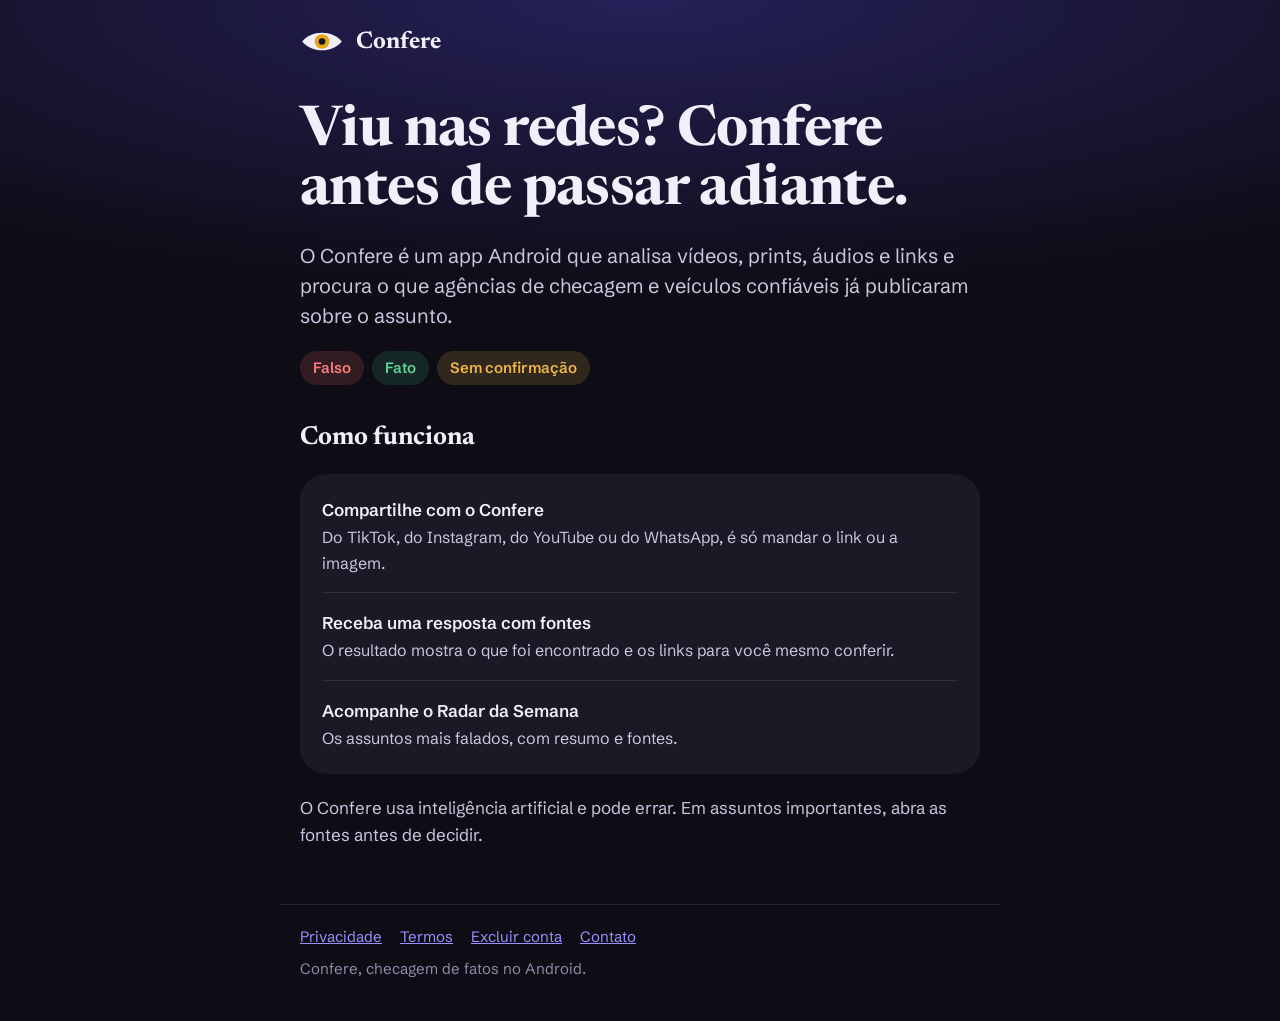
<file: index.html>
<!doctype html>
<html lang="pt-BR">
<head>
<meta charset="utf-8">
<meta name="viewport" content="width=device-width,initial-scale=1">
<title>Confere</title>
<meta name="description" content="Confira vídeos, prints e links antes de passar adiante.">
<link rel="preconnect" href="https://fonts.googleapis.com">
<link href="https://fonts.googleapis.com/css2?family=Newsreader:opsz,wght@6..72,400;6..72,700&family=Schibsted+Grotesk:wght@400;600&display=swap" rel="stylesheet">
<link rel="stylesheet" href="style.css">
</head>
<body>
<header><a class="brand" href="./"><svg viewBox="0 0 120 72" aria-hidden="true"><path d="M6 36C30 4 90 4 114 36 90 68 30 68 6 36Z" fill="#F1F0FA"/><circle cx="60" cy="36" r="20" fill="#E9A514"/><circle cx="60" cy="36" r="9" fill="#12131B"/></svg>Confere</a></header>
<main>
<h1>Viu nas redes? Confere antes de passar adiante.</h1>
<p class="lead">O Confere é um app Android que analisa vídeos, prints, áudios e links e procura o que agências de checagem e veículos confiáveis já publicaram sobre o assunto.</p>
<div class="verdicts"><span class="v-false">Falso</span><span class="v-true">Fato</span><span class="v-open">Sem confirmação</span></div>
<h2>Como funciona</h2>
<div class="group">
<div><h3>Compartilhe com o Confere</h3><p>Do TikTok, do Instagram, do YouTube ou do WhatsApp, é só mandar o link ou a imagem.</p></div>
<div><h3>Receba uma resposta com fontes</h3><p>O resultado mostra o que foi encontrado e os links para você mesmo conferir.</p></div>
<div><h3>Acompanhe o Radar da Semana</h3><p>Os assuntos mais falados, com resumo e fontes.</p></div>
</div>
<p>O Confere usa inteligência artificial e pode errar. Em assuntos importantes, abra as fontes antes de decidir.</p>
</main>
<footer><nav><a href="privacidade.html">Privacidade</a><a href="termos.html">Termos</a><a href="excluir-conta.html">Excluir conta</a><a href="mailto:investlevelofficial@gmail.com">Contato</a></nav>Confere, checagem de fatos no Android.</footer>
</body>
</html>
</file>
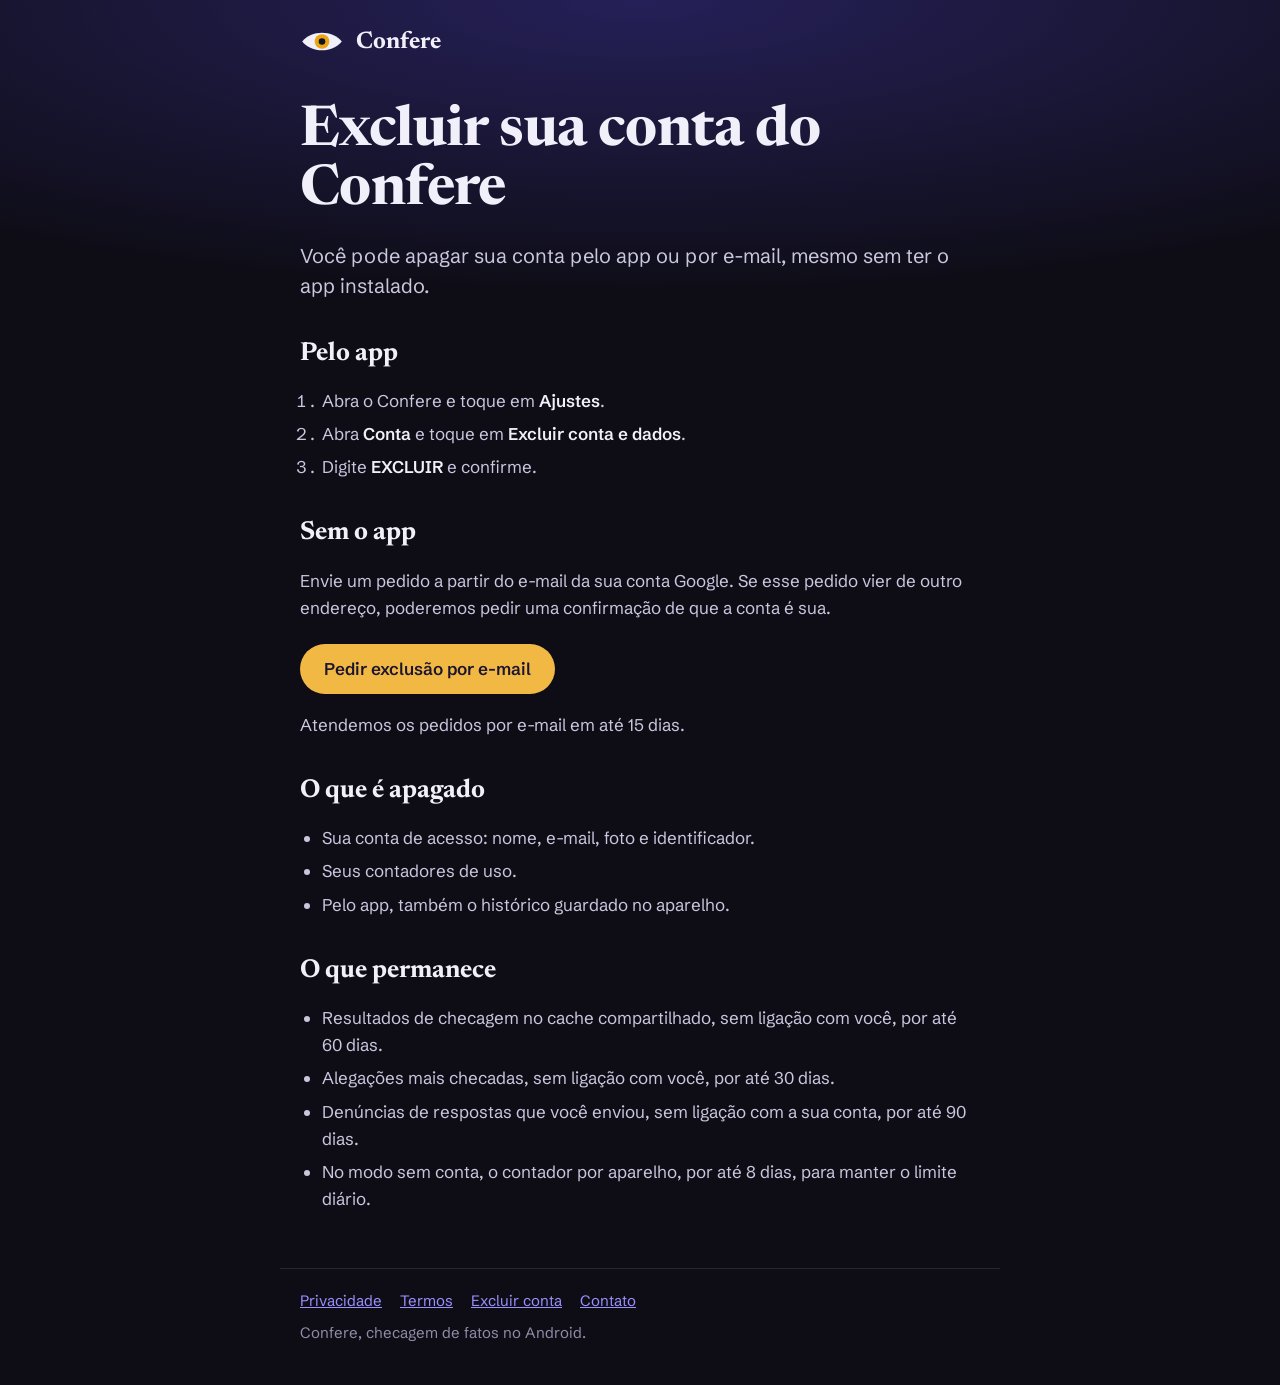
<file: excluir-conta.html>
<!doctype html>
<html lang="pt-BR">
<head>
<meta charset="utf-8">
<meta name="viewport" content="width=device-width,initial-scale=1">
<title>Excluir conta do Confere</title>
<meta name="description" content="Como excluir sua conta do Confere e quais dados são apagados.">
<link rel="preconnect" href="https://fonts.googleapis.com">
<link href="https://fonts.googleapis.com/css2?family=Newsreader:opsz,wght@6..72,400;6..72,700&family=Schibsted+Grotesk:wght@400;600&display=swap" rel="stylesheet">
<link rel="stylesheet" href="style.css">
</head>
<body>
<header><a class="brand" href="./"><svg viewBox="0 0 120 72" aria-hidden="true"><path d="M6 36C30 4 90 4 114 36 90 68 30 68 6 36Z" fill="#F1F0FA"/><circle cx="60" cy="36" r="20" fill="#E9A514"/><circle cx="60" cy="36" r="9" fill="#12131B"/></svg>Confere</a></header>
<main>
<h1>Excluir sua conta do Confere</h1>
<p class="lead">Você pode apagar sua conta pelo app ou por e-mail, mesmo sem ter o app instalado.</p>
<h2>Pelo app</h2>
<ol>
<li>Abra o Confere e toque em <strong>Ajustes</strong>.</li>
<li>Abra <strong>Conta</strong> e toque em <strong>Excluir conta e dados</strong>.</li>
<li>Digite <strong>EXCLUIR</strong> e confirme.</li>
</ol>
<h2>Sem o app</h2>
<p>Envie um pedido a partir do e-mail da sua conta Google. Se esse pedido vier de outro endereço, poderemos pedir uma confirmação de que a conta é sua.</p>
<a class="button" href="mailto:investlevelofficial@gmail.com?subject=Excluir%20minha%20conta%20do%20Confere&body=Quero%20excluir%20minha%20conta%20do%20Confere%20e%20os%20dados%20ligados%20a%20ela.">Pedir exclusão por e-mail</a>
<p>Atendemos os pedidos por e-mail em até 15 dias.</p>
<h2>O que é apagado</h2>
<ul>
<li>Sua conta de acesso: nome, e-mail, foto e identificador.</li>
<li>Seus contadores de uso.</li>
<li>Pelo app, também o histórico guardado no aparelho.</li>
</ul>
<h2>O que permanece</h2>
<ul>
<li>Resultados de checagem no cache compartilhado, sem ligação com você, por até 60 dias.</li>
<li>Alegações mais checadas, sem ligação com você, por até 30 dias.</li>
<li>Denúncias de respostas que você enviou, sem ligação com a sua conta, por até 90 dias.</li>
<li>No modo sem conta, o contador por aparelho, por até 8 dias, para manter o limite diário.</li>
</ul>
</main>
<footer><nav><a href="privacidade.html">Privacidade</a><a href="termos.html">Termos</a><a href="excluir-conta.html">Excluir conta</a><a href="mailto:investlevelofficial@gmail.com">Contato</a></nav>Confere, checagem de fatos no Android.</footer>
</body>
</html>
</file>
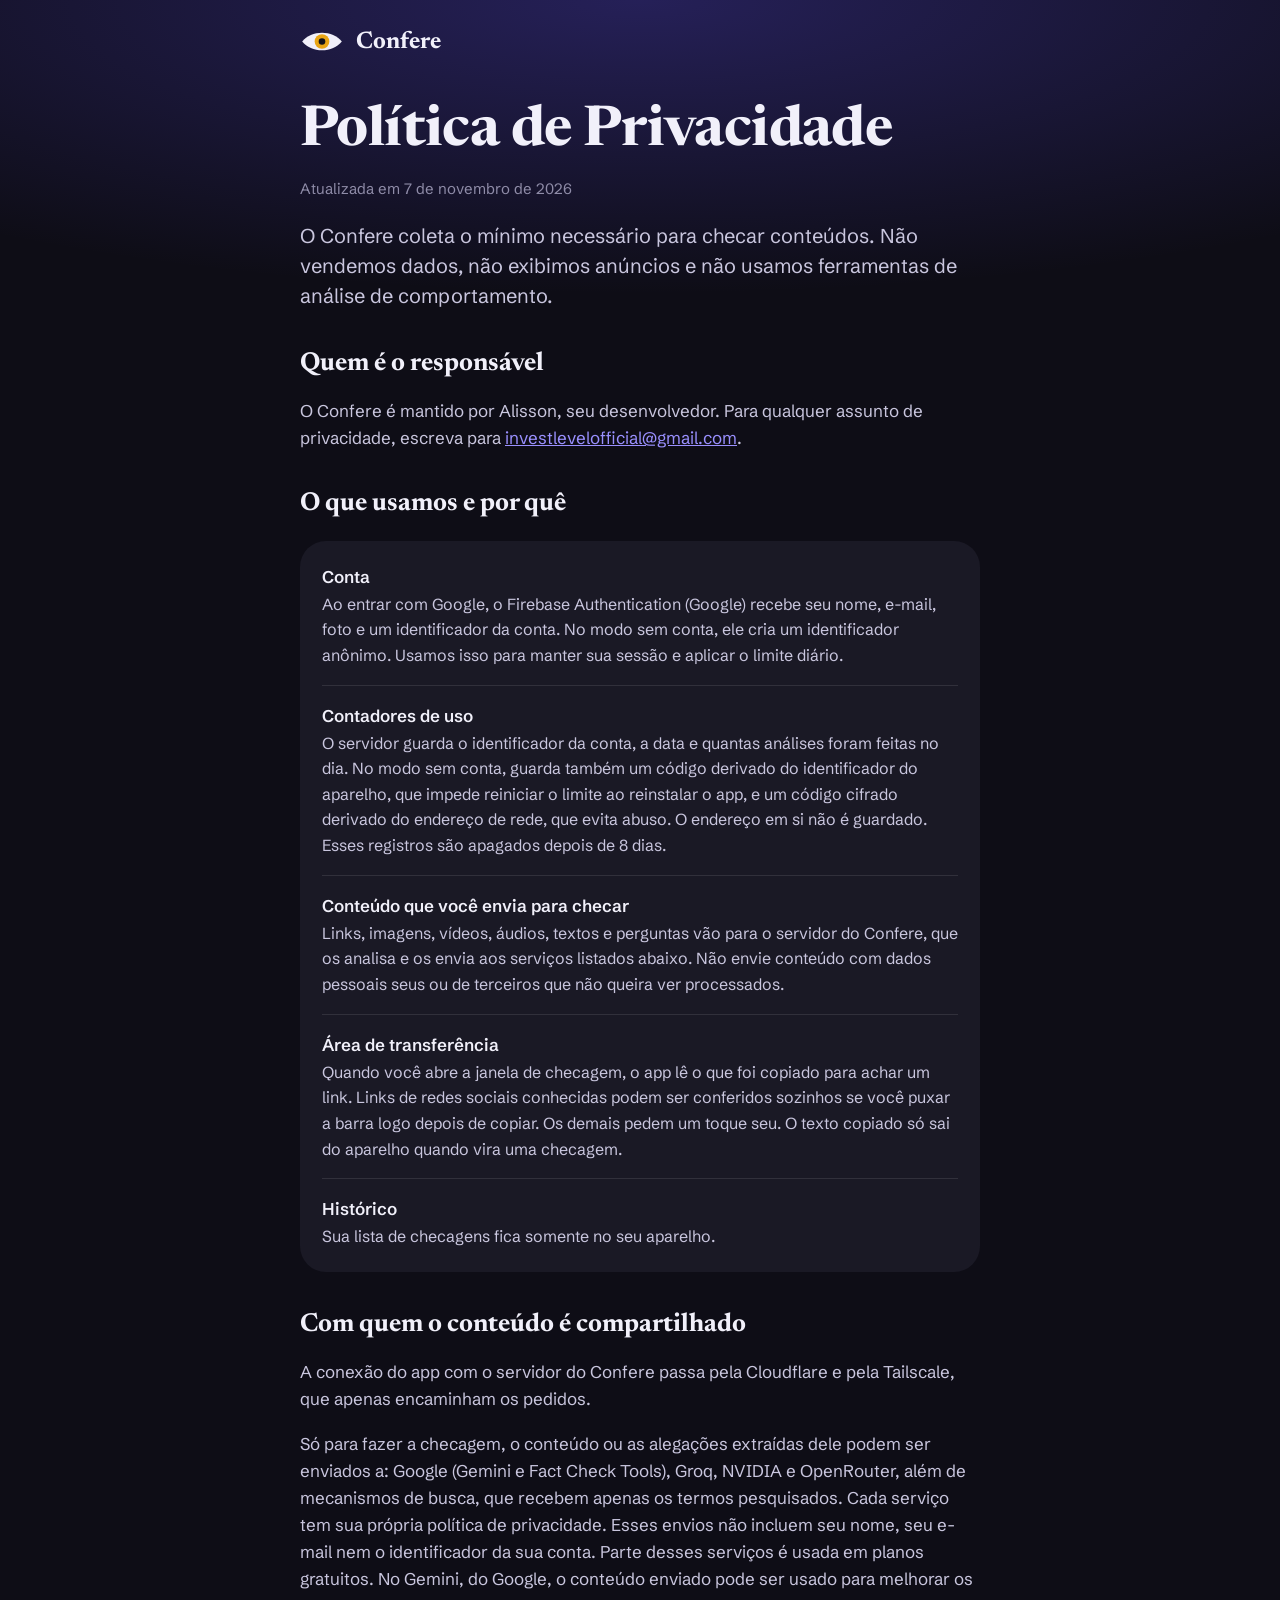
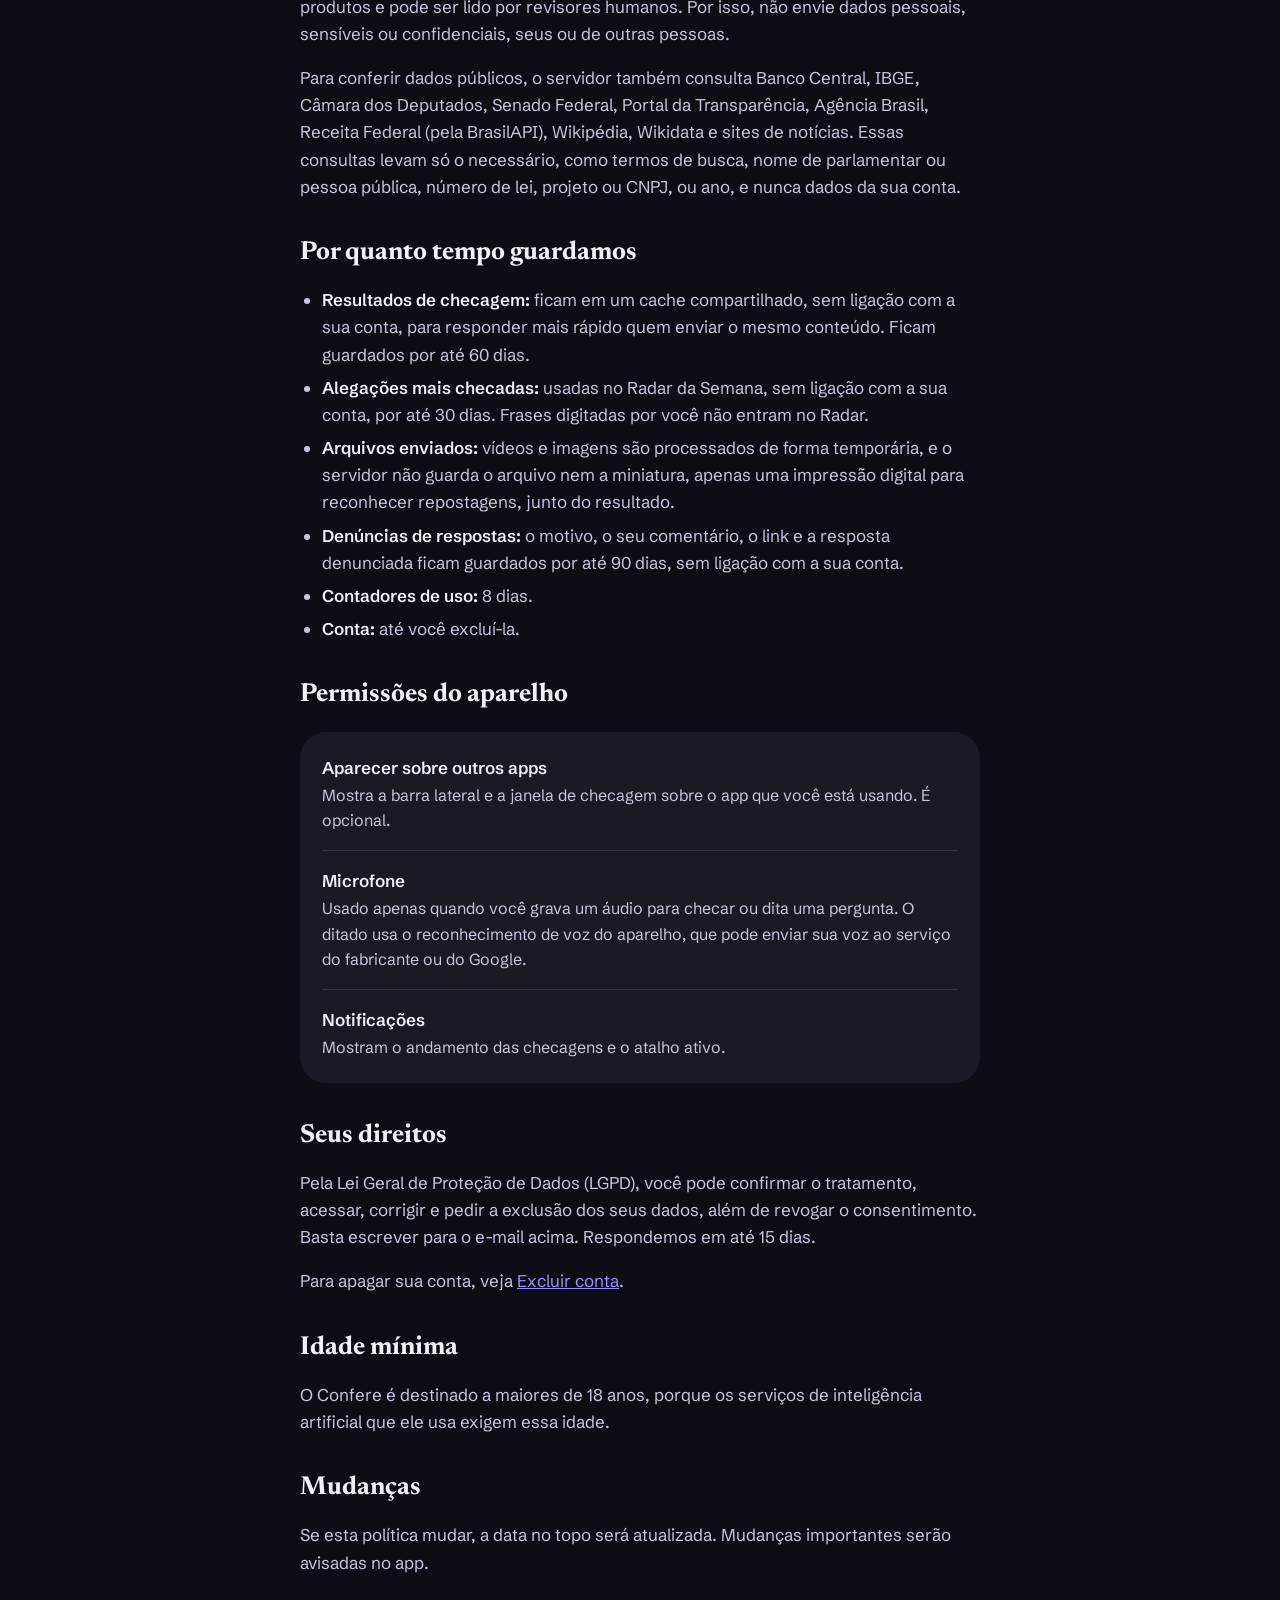
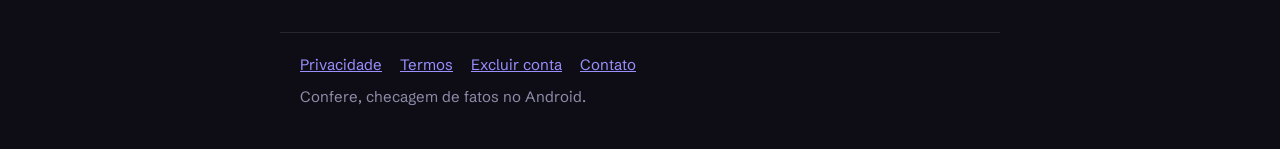
<file: privacidade.html>
<!doctype html>
<html lang="pt-BR">
<head>
<meta charset="utf-8">
<meta name="viewport" content="width=device-width,initial-scale=1">
<title>Privacidade do Confere</title>
<meta name="description" content="Quais dados o Confere usa, por quanto tempo guarda e como pedir a exclusão.">
<link rel="preconnect" href="https://fonts.googleapis.com">
<link href="https://fonts.googleapis.com/css2?family=Newsreader:opsz,wght@6..72,400;6..72,700&family=Schibsted+Grotesk:wght@400;600&display=swap" rel="stylesheet">
<link rel="stylesheet" href="style.css">
</head>
<body>
<header><a class="brand" href="./"><svg viewBox="0 0 120 72" aria-hidden="true"><path d="M6 36C30 4 90 4 114 36 90 68 30 68 6 36Z" fill="#F1F0FA"/><circle cx="60" cy="36" r="20" fill="#E9A514"/><circle cx="60" cy="36" r="9" fill="#12131B"/></svg>Confere</a></header>
<main>
<h1>Política de Privacidade</h1>
<p class="updated">Atualizada em 7 de novembro de 2026</p>
<p class="lead">O Confere coleta o mínimo necessário para checar conteúdos. Não vendemos dados, não exibimos anúncios e não usamos ferramentas de análise de comportamento.</p>
<h2>Quem é o responsável</h2>
<p>O Confere é mantido por Alisson, seu desenvolvedor. Para qualquer assunto de privacidade, escreva para <a href="mailto:investlevelofficial@gmail.com">investlevelofficial@gmail.com</a>.</p>
<h2>O que usamos e por quê</h2>
<div class="group">
<div><h3>Conta</h3><p>Ao entrar com Google, o Firebase Authentication (Google) recebe seu nome, e-mail, foto e um identificador da conta. No modo sem conta, ele cria um identificador anônimo. Usamos isso para manter sua sessão e aplicar o limite diário.</p></div>
<div><h3>Contadores de uso</h3><p>O servidor guarda o identificador da conta, a data e quantas análises foram feitas no dia. No modo sem conta, guarda também um código derivado do identificador do aparelho, que impede reiniciar o limite ao reinstalar o app, e um código cifrado derivado do endereço de rede, que evita abuso. O endereço em si não é guardado. Esses registros são apagados depois de 8 dias.</p></div>
<div><h3>Conteúdo que você envia para checar</h3><p>Links, imagens, vídeos, áudios, textos e perguntas vão para o servidor do Confere, que os analisa e os envia aos serviços listados abaixo. Não envie conteúdo com dados pessoais seus ou de terceiros que não queira ver processados.</p></div>
<div><h3>Área de transferência</h3><p>Quando você abre a janela de checagem, o app lê o que foi copiado para achar um link. Links de redes sociais conhecidas podem ser conferidos sozinhos se você puxar a barra logo depois de copiar. Os demais pedem um toque seu. O texto copiado só sai do aparelho quando vira uma checagem.</p></div>
<div><h3>Histórico</h3><p>Sua lista de checagens fica somente no seu aparelho.</p></div>
</div>
<h2>Com quem o conteúdo é compartilhado</h2>
<p>A conexão do app com o servidor do Confere passa pela Cloudflare e pela Tailscale, que apenas encaminham os pedidos.</p>
<p>Só para fazer a checagem, o conteúdo ou as alegações extraídas dele podem ser enviados a: Google (Gemini e Fact Check Tools), Groq, NVIDIA e OpenRouter, além de mecanismos de busca, que recebem apenas os termos pesquisados. Cada serviço tem sua própria política de privacidade. Esses envios não incluem seu nome, seu e-mail nem o identificador da sua conta. Parte desses serviços é usada em planos gratuitos. No Gemini, do Google, o conteúdo enviado pode ser usado para melhorar os produtos e pode ser lido por revisores humanos. Por isso, não envie dados pessoais, sensíveis ou confidenciais, seus ou de outras pessoas.</p>
<p>Para conferir dados públicos, o servidor também consulta Banco Central, IBGE, Câmara dos Deputados, Senado Federal, Portal da Transparência, Agência Brasil, Receita Federal (pela BrasilAPI), Wikipédia, Wikidata e sites de notícias. Essas consultas levam só o necessário, como termos de busca, nome de parlamentar ou pessoa pública, número de lei, projeto ou CNPJ, ou ano, e nunca dados da sua conta.</p>
<h2>Por quanto tempo guardamos</h2>
<ul>
<li><strong>Resultados de checagem:</strong> ficam em um cache compartilhado, sem ligação com a sua conta, para responder mais rápido quem enviar o mesmo conteúdo. Ficam guardados por até 60 dias.</li>
<li><strong>Alegações mais checadas:</strong> usadas no Radar da Semana, sem ligação com a sua conta, por até 30 dias. Frases digitadas por você não entram no Radar.</li>
<li><strong>Arquivos enviados:</strong> vídeos e imagens são processados de forma temporária, e o servidor não guarda o arquivo nem a miniatura, apenas uma impressão digital para reconhecer repostagens, junto do resultado.</li>
<li><strong>Denúncias de respostas:</strong> o motivo, o seu comentário, o link e a resposta denunciada ficam guardados por até 90 dias, sem ligação com a sua conta.</li>
<li><strong>Contadores de uso:</strong> 8 dias.</li>
<li><strong>Conta:</strong> até você excluí-la.</li>
</ul>
<h2>Permissões do aparelho</h2>
<div class="group">
<div><h3>Aparecer sobre outros apps</h3><p>Mostra a barra lateral e a janela de checagem sobre o app que você está usando. É opcional.</p></div>
<div><h3>Microfone</h3><p>Usado apenas quando você grava um áudio para checar ou dita uma pergunta. O ditado usa o reconhecimento de voz do aparelho, que pode enviar sua voz ao serviço do fabricante ou do Google.</p></div>
<div><h3>Notificações</h3><p>Mostram o andamento das checagens e o atalho ativo.</p></div>
</div>
<h2>Seus direitos</h2>
<p>Pela Lei Geral de Proteção de Dados (LGPD), você pode confirmar o tratamento, acessar, corrigir e pedir a exclusão dos seus dados, além de revogar o consentimento. Basta escrever para o e-mail acima. Respondemos em até 15 dias.</p>
<p>Para apagar sua conta, veja <a href="excluir-conta.html">Excluir conta</a>.</p>
<h2>Idade mínima</h2>
<p>O Confere é destinado a maiores de 18 anos, porque os serviços de inteligência artificial que ele usa exigem essa idade.</p>
<h2>Mudanças</h2>
<p>Se esta política mudar, a data no topo será atualizada. Mudanças importantes serão avisadas no app.</p>
</main>
<footer><nav><a href="privacidade.html">Privacidade</a><a href="termos.html">Termos</a><a href="excluir-conta.html">Excluir conta</a><a href="mailto:investlevelofficial@gmail.com">Contato</a></nav>Confere, checagem de fatos no Android.</footer>
</body>
</html>
</file>
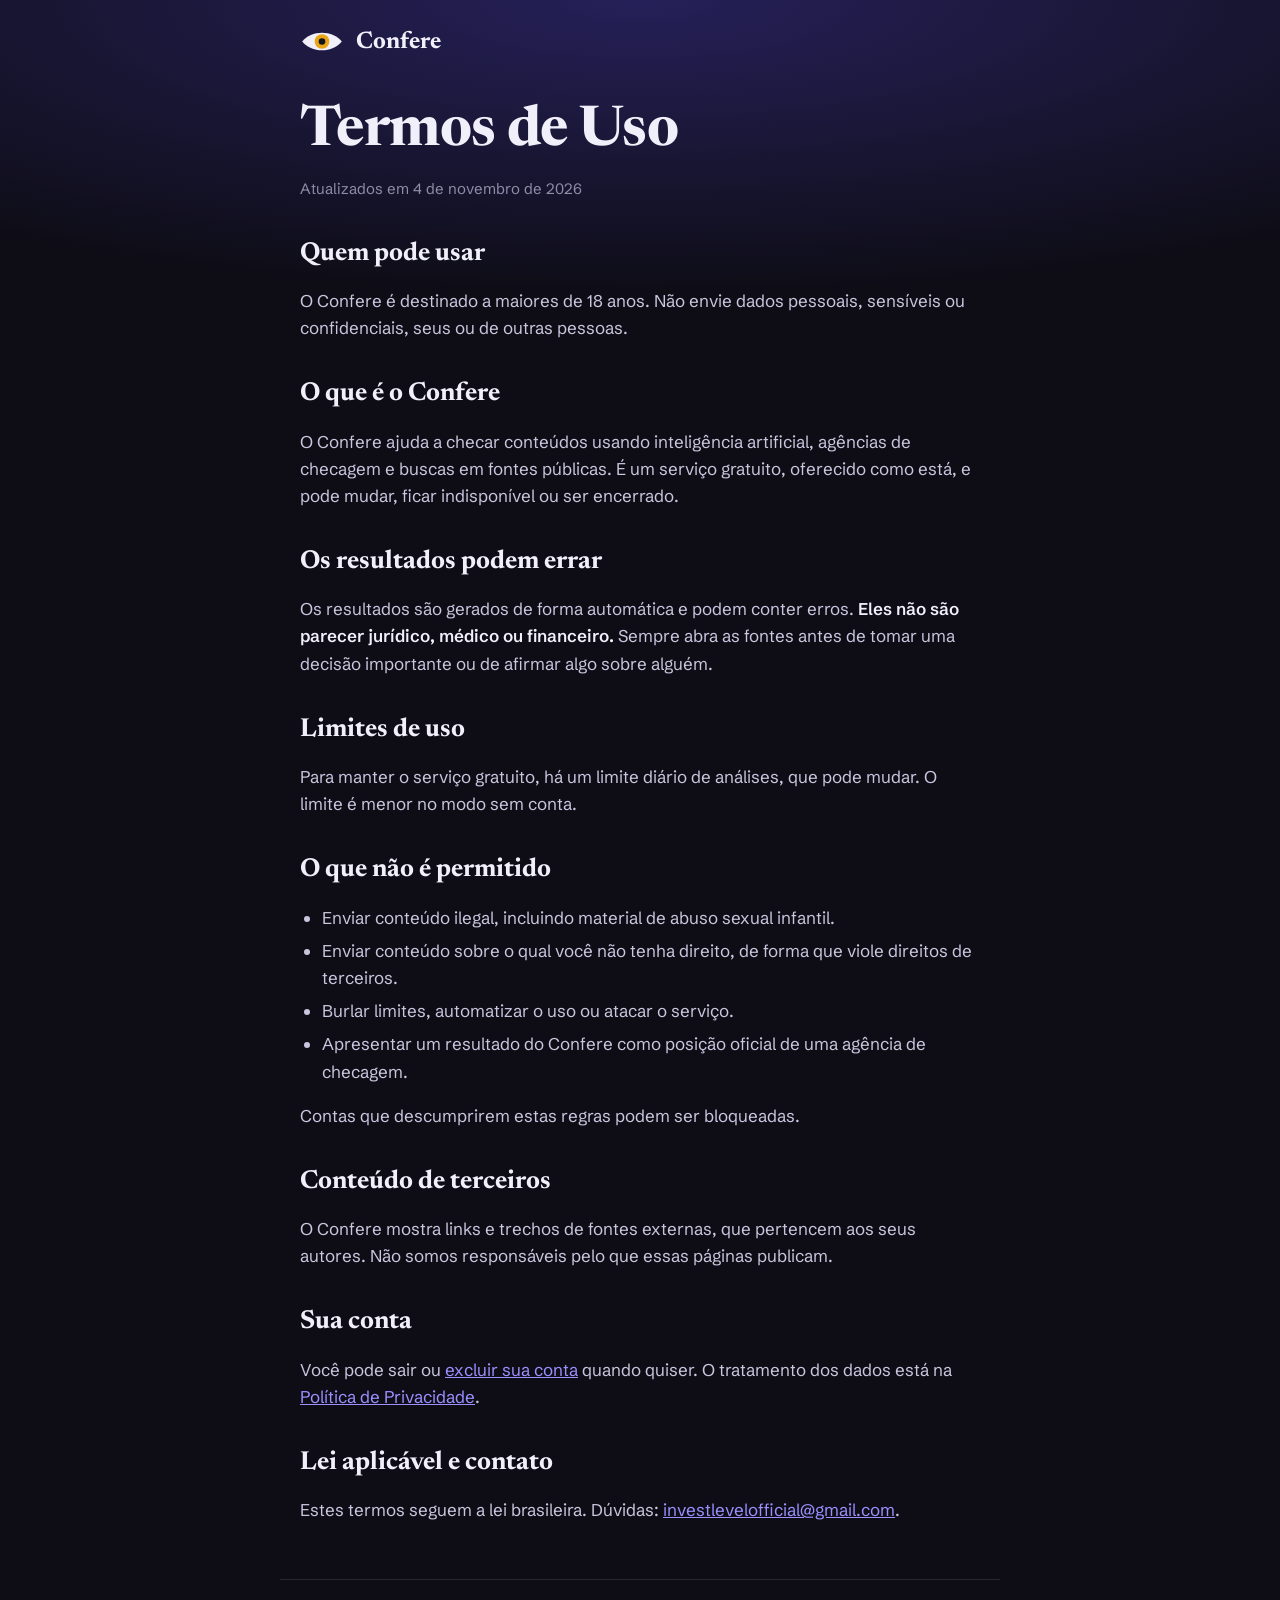
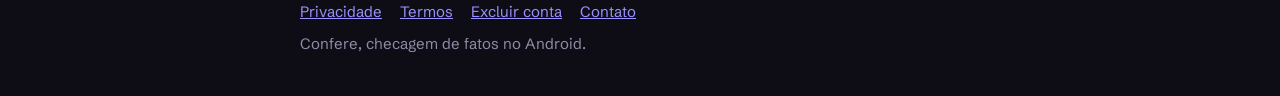
<file: termos.html>
<!doctype html>
<html lang="pt-BR">
<head>
<meta charset="utf-8">
<meta name="viewport" content="width=device-width,initial-scale=1">
<title>Termos do Confere</title>
<meta name="description" content="Regras de uso do app Confere.">
<link rel="preconnect" href="https://fonts.googleapis.com">
<link href="https://fonts.googleapis.com/css2?family=Newsreader:opsz,wght@6..72,400;6..72,700&family=Schibsted+Grotesk:wght@400;600&display=swap" rel="stylesheet">
<link rel="stylesheet" href="style.css">
</head>
<body>
<header><a class="brand" href="./"><svg viewBox="0 0 120 72" aria-hidden="true"><path d="M6 36C30 4 90 4 114 36 90 68 30 68 6 36Z" fill="#F1F0FA"/><circle cx="60" cy="36" r="20" fill="#E9A514"/><circle cx="60" cy="36" r="9" fill="#12131B"/></svg>Confere</a></header>
<main>
<h1>Termos de Uso</h1>
<p class="updated">Atualizados em 4 de novembro de 2026</p>
<h2>Quem pode usar</h2>
<p>O Confere é destinado a maiores de 18 anos. Não envie dados pessoais, sensíveis ou confidenciais, seus ou de outras pessoas.</p>
<h2>O que é o Confere</h2>
<p>O Confere ajuda a checar conteúdos usando inteligência artificial, agências de checagem e buscas em fontes públicas. É um serviço gratuito, oferecido como está, e pode mudar, ficar indisponível ou ser encerrado.</p>
<h2>Os resultados podem errar</h2>
<p>Os resultados são gerados de forma automática e podem conter erros. <strong>Eles não são parecer jurídico, médico ou financeiro.</strong> Sempre abra as fontes antes de tomar uma decisão importante ou de afirmar algo sobre alguém.</p>
<h2>Limites de uso</h2>
<p>Para manter o serviço gratuito, há um limite diário de análises, que pode mudar. O limite é menor no modo sem conta.</p>
<h2>O que não é permitido</h2>
<ul>
<li>Enviar conteúdo ilegal, incluindo material de abuso sexual infantil.</li>
<li>Enviar conteúdo sobre o qual você não tenha direito, de forma que viole direitos de terceiros.</li>
<li>Burlar limites, automatizar o uso ou atacar o serviço.</li>
<li>Apresentar um resultado do Confere como posição oficial de uma agência de checagem.</li>
</ul>
<p>Contas que descumprirem estas regras podem ser bloqueadas.</p>
<h2>Conteúdo de terceiros</h2>
<p>O Confere mostra links e trechos de fontes externas, que pertencem aos seus autores. Não somos responsáveis pelo que essas páginas publicam.</p>
<h2>Sua conta</h2>
<p>Você pode sair ou <a href="excluir-conta.html">excluir sua conta</a> quando quiser. O tratamento dos dados está na <a href="privacidade.html">Política de Privacidade</a>.</p>
<h2>Lei aplicável e contato</h2>
<p>Estes termos seguem a lei brasileira. Dúvidas: <a href="mailto:investlevelofficial@gmail.com">investlevelofficial@gmail.com</a>.</p>
</main>
<footer><nav><a href="privacidade.html">Privacidade</a><a href="termos.html">Termos</a><a href="excluir-conta.html">Excluir conta</a><a href="mailto:investlevelofficial@gmail.com">Contato</a></nav>Confere, checagem de fatos no Android.</footer>
</body>
</html>
</file>
<file: style.css>
:root{--bg:#0E0D16;--group:#1A1925;--ink:#F1F0FA;--soft:#C9C6DE;--mute:#8F8CA8;--accent:#9A90FF;--action:#F2B844;--on-action:#1B1530;--line:rgba(255,255,255,.1);--neg:#FF7D7D;--pos:#5FD39A}
*{box-sizing:border-box}
html{-webkit-text-size-adjust:100%}
body{margin:0;background:radial-gradient(ellipse 120% 420px at 50% 0,rgba(91,76,240,.3),rgba(91,76,240,0) 70%) no-repeat,var(--bg);color:var(--ink);font:400 17px/1.6 'Schibsted Grotesk',system-ui,sans-serif}
main,header,footer{max-width:720px;margin:0 auto;padding:0 20px}
header{display:flex;align-items:center;gap:12px;padding-top:28px}
header a.brand{display:flex;align-items:center;gap:12px;color:var(--ink);text-decoration:none;font:700 24px/1 Newsreader,Georgia,serif}
header svg{width:44px;height:27px}
h1{font:700 clamp(38px,9vw,56px)/1.05 Newsreader,Georgia,serif;letter-spacing:-.6px;margin:48px 0 14px}
h2{font:700 26px/1.2 Newsreader,Georgia,serif;margin:38px 0 8px}
p,li{color:var(--soft)}
strong{color:var(--ink);font-weight:600}
a{color:var(--accent)}
.lead{font-size:20px;line-height:1.5}
.updated{color:var(--mute);font-size:15px}
.group{background:var(--group);border-radius:26px;padding:6px 22px;margin:20px 0}
.group>div{padding:16px 0;border-bottom:1px solid var(--line)}
.group>div:last-child{border-bottom:0}
.group h3{margin:0 0 2px;font-size:17px;font-weight:600;color:var(--ink)}
.group p{margin:0;font-size:16px}
ul,ol{padding-left:22px}
li{margin:6px 0}
.button{display:inline-flex;align-items:center;min-height:50px;padding:0 24px;border-radius:999px;background:var(--action);color:var(--on-action);font-weight:600;text-decoration:none;margin-top:6px}
.verdicts{display:flex;flex-wrap:wrap;gap:8px;margin:18px 0 0}
.verdicts span{padding:5px 13px;border-radius:999px;font-size:15px;font-weight:600}
.v-false{background:rgba(255,107,107,.15);color:var(--neg)}
.v-true{background:rgba(64,194,122,.15);color:var(--pos)}
.v-open{background:rgba(242,184,68,.15);color:var(--action)}
footer{margin-top:56px;padding-top:20px;padding-bottom:40px;border-top:1px solid var(--line);color:var(--mute);font-size:15px}
footer nav{display:flex;flex-wrap:wrap;gap:6px 18px;margin-bottom:8px}
</file>
